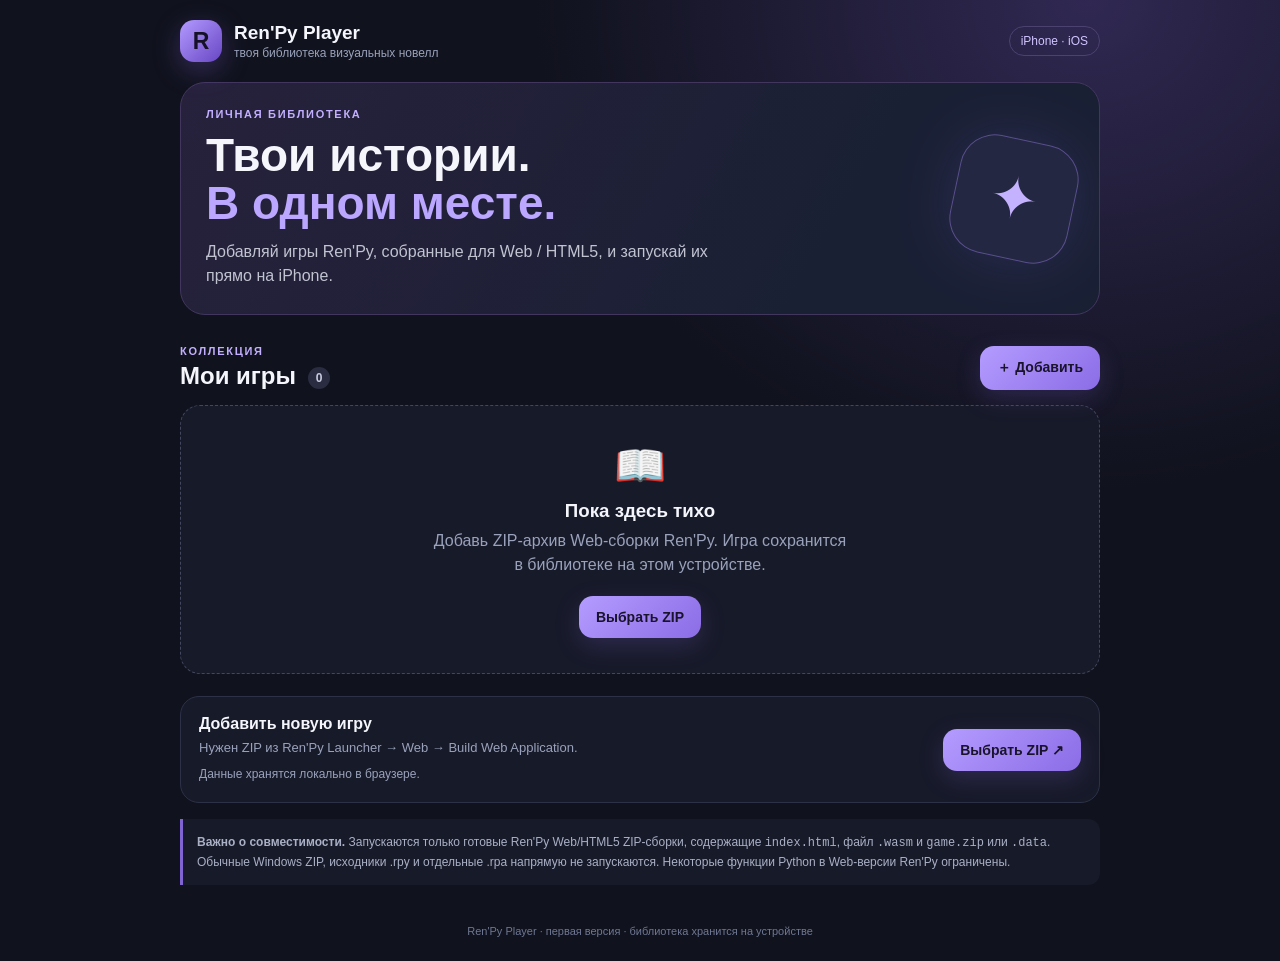
<file: index.html>
<!doctype html>
<html lang="ru">
<head>
<meta charset="utf-8">
<meta name="viewport" content="width=device-width,initial-scale=1,viewport-fit=cover">
<meta name="theme-color" content="#111322">
<meta name="apple-mobile-web-app-capable" content="yes">
<meta name="apple-mobile-web-app-status-bar-style" content="black-translucent">
<meta name="apple-mobile-web-app-title" content="Ren'Py Player">
<meta name="description" content="Локальная библиотека Ren'Py Web игр для iPhone.">
<link rel="manifest" href="./manifest.webmanifest">
<link rel="apple-touch-icon" href="./icon.svg">
<link rel="icon" href="./icon.svg" type="image/svg+xml">
<title>Ren'Py Player</title>
<style>
:root{color-scheme:dark;--bg:#10121d;--panel:#191d2d;--line:#2c3147;--muted:#9aa2bb;--text:#f5f6fc;--accent:#a98cff;--accent2:#7658d6}
*{box-sizing:border-box}body{margin:0;background:radial-gradient(ellipse at 85% 0%,#302852 0,transparent 36%),var(--bg);color:var(--text);font:16px -apple-system,BlinkMacSystemFont,"Segoe UI",sans-serif;min-height:100vh;padding:env(safe-area-inset-top) 16px env(safe-area-inset-bottom)}
.wrap{max-width:920px;margin:auto}.top{display:flex;align-items:center;justify-content:space-between;padding:20px 0}.brand{display:flex;align-items:center;gap:12px;font-weight:800;font-size:19px}.logo{width:42px;height:42px;border-radius:14px;background:linear-gradient(135deg,#b39aff,#6847c4);display:grid;place-items:center;font-size:23px;color:#151126;box-shadow:0 8px 28px #8060d455}.sub{font-size:12px;color:var(--muted);font-weight:500;margin-top:2px}.pill{border:1px solid #4b426f;color:#d0c4ff;border-radius:999px;padding:7px 11px;font-size:12px}
.hero{border:1px solid #42365f;background:linear-gradient(120deg,#27213c,#1a2034 70%);border-radius:25px;padding:25px;display:flex;align-items:center;justify-content:space-between;gap:18px;overflow:hidden}.eyebrow{color:#c2afff;font-size:11px;letter-spacing:1.7px;font-weight:800}.hero h1{font-size:clamp(29px,6vw,46px);line-height:1.04;margin:12px 0}.hero h1 span{color:#bba7ff}.hero p{color:#c1c3d1;line-height:1.55;margin:0;max-width:530px}.orb{flex:0 0 120px;width:120px;height:120px;border:1px solid #a98cff66;border-radius:35px;transform:rotate(12deg);display:grid;place-items:center;font-size:58px;color:#c4b2ff;background:#a98cff12;box-shadow:0 0 60px #9471ff25}
.section{display:flex;align-items:end;justify-content:space-between;margin:30px 0 15px}.section h2{margin:5px 0 0;font-size:24px}.count{font-size:12px;background:#2a2d41;color:#c9cce0;border-radius:99px;padding:4px 8px;vertical-align:middle;margin-left:5px}
.btn{border:0;border-radius:14px;padding:13px 17px;font-weight:750;font-size:14px;background:linear-gradient(135deg,#b49cff,#8b6ce6);color:#19132b;cursor:pointer;box-shadow:0 8px 24px #8665df35}.btn:disabled{opacity:.55}.btn.secondary{background:#292d42;color:#eee;border:1px solid #41465e;box-shadow:none}.empty{border:1px dashed #42465e;background:#171a29;border-radius:20px;text-align:center;padding:35px 20px}.empty .book{font-size:42px}.empty h3{margin:10px 0 7px}.empty p{color:var(--muted);max-width:420px;margin:0 auto 19px;line-height:1.5}
.grid{display:grid;grid-template-columns:repeat(auto-fill,minmax(225px,1fr));gap:14px}.card{background:var(--panel);border:1px solid var(--line);border-radius:18px;padding:16px;display:flex;flex-direction:column;gap:13px}.cover{height:104px;border-radius:13px;background:linear-gradient(135deg,#45356e,#222c48);display:grid;place-items:center;font-size:43px;color:#d0c4ff}.card h3{margin:0;white-space:nowrap;overflow:hidden;text-overflow:ellipsis;font-size:16px}.meta{color:var(--muted);font-size:12px}.actions{display:flex;gap:8px}.actions .btn{flex:1;padding:11px}.del{border:1px solid var(--line);background:#222638;color:#c2c7d8;border-radius:12px;padding:0 13px;cursor:pointer}
.import{margin-top:22px;border:1px solid var(--line);background:#171a29;border-radius:19px;padding:18px;display:flex;align-items:center;justify-content:space-between;gap:18px}.import p{color:var(--muted);font-size:13px;line-height:1.45;margin:6px 0 0}.notice{margin:16px 0 30px;color:#aab0c5;font-size:12px;line-height:1.55;padding:14px;border-left:3px solid #8064d2;background:#171a29;border-radius:0 12px 12px 0}
.status{color:var(--muted);font-size:12px;min-height:17px;margin-top:9px}
.player{position:fixed;inset:0;background:#06070b;z-index:5;display:flex;flex-direction:column}.toolbar{height:54px;flex:0 0 54px;display:flex;align-items:center;justify-content:space-between;padding:0 12px;background:#171a28;border-bottom:1px solid #36394b}.toolbar button{background:none;border:0;color:#eee;font-size:15px}.toolbar strong{max-width:50%;overflow:hidden;text-overflow:ellipsis;white-space:nowrap}.frame{border:0;width:100%;height:calc(100% - 54px);background:#000}
.modal{position:fixed;inset:0;background:#05060bd9;z-index:8;display:grid;place-items:center;padding:20px}.modalbox{width:min(440px,100%);background:#1c2030;border:1px solid #45405f;border-radius:20px;padding:23px}.modalbox h3{margin-top:0}.modalbox p{color:#bdc2d2;line-height:1.55}.hidden{display:none!important}
footer{color:#6f7894;font-size:11px;padding:10px 0 25px;text-align:center}
@media(max-width:540px){.hero{padding:21px}.orb{width:76px;height:76px;flex-basis:76px;font-size:37px;border-radius:24px}.import{align-items:flex-start;flex-direction:column}.import .btn{width:100%}.top{padding:15px 0}}
</style>
</head>
<body>
<div class="wrap">
<header class="top"><div class="brand"><div class="logo">R</div><div>Ren'Py Player<div class="sub">твоя библиотека визуальных новелл</div></div></div><span class="pill">iPhone · iOS</span></header>
<section class="hero"><div><div class="eyebrow">ЛИЧНАЯ БИБЛИОТЕКА</div><h1>Твои истории.<br><span>В одном месте.</span></h1><p>Добавляй игры Ren'Py, собранные для Web / HTML5, и запускай их прямо на iPhone.</p></div><div class="orb">✦</div></section>
<div class="section"><div><div class="eyebrow">КОЛЛЕКЦИЯ</div><h2>Мои игры <span class="count" id="count">0</span></h2></div><button class="btn" id="addTop">＋ Добавить</button></div>
<div class="empty" id="empty"><div class="book">📖</div><h3>Пока здесь тихо</h3><p>Добавь ZIP-архив Web-сборки Ren'Py. Игра сохранится в библиотеке на этом устройстве.</p><button class="btn" id="addEmpty">Выбрать ZIP</button></div>
<div class="grid" id="games"></div>
<section class="import"><div><b>Добавить новую игру</b><p>Нужен ZIP из Ren'Py Launcher → Web → Build Web Application.</p><div class="status" id="status">Данные хранятся локально в браузере.</div></div><button class="btn" id="addBottom">Выбрать ZIP ↗</button></section>
<div class="notice"><b>Важно о совместимости.</b> Запускаются только готовые Ren'Py Web/HTML5 ZIP-сборки, содержащие <code>index.html</code>, файл <code>.wasm</code> и <code>game.zip</code> или <code>.data</code>. Обычные Windows ZIP, исходники .rpy и отдельные .rpa напрямую не запускаются. Некоторые функции Python в Web-версии Ren'Py ограничены.</div>
<footer>Ren'Py Player · первая версия · библиотека хранится на устройстве</footer>
</div>
<input id="zip" type="file" accept=".zip,application/zip" hidden>
<div class="player hidden" id="player"><div class="toolbar"><button id="back">‹ Библиотека</button><strong id="playing">Игра</strong><button id="reload">↻</button></div><iframe class="frame" id="frame" title="Ren'Py game" allow="autoplay; fullscreen" allowfullscreen></iframe></div>
<div class="modal hidden" id="modal"><div class="modalbox"><h3 id="modalTitle">Сообщение</h3><p id="modalText"></p><button class="btn" id="modalClose">Понятно</button></div></div>
<script>
(function(){
'use strict';
var DB='renpy-player-v1', db=null, games=[], active=null, base=new URL('./',location.href);
function el(id){return document.getElementById(id);}
function message(title,text){el('modalTitle').textContent=title;el('modalText').textContent=text;el('modal').classList.remove('hidden');}
function openDB(){return new Promise(function(resolve,reject){var r=indexedDB.open(DB,1);r.onupgradeneeded=function(){var d=r.result;if(!d.objectStoreNames.contains('games'))d.createObjectStore('games',{keyPath:'id'});if(!d.objectStoreNames.contains('files')){var s=d.createObjectStore('files',{keyPath:'key'});s.createIndex('gameId','gameId',{unique:false});}};r.onsuccess=function(){resolve(r.result);};r.onerror=function(){reject(r.error);};});}
function txDone(tx){return new Promise(function(resolve,reject){tx.oncomplete=resolve;tx.onerror=function(){reject(tx.error);};tx.onabort=function(){reject(tx.error);};});}
function allGames(){return new Promise(function(resolve,reject){var r=db.transaction('games').objectStore('games').getAll();r.onsuccess=function(){resolve(r.result||[]);};r.onerror=function(){reject(r.error);};});}
function saveGame(g){var t=db.transaction('games','readwrite');t.objectStore('games').put(g);return txDone(t);}
function saveFile(id,path,data){var t=db.transaction('files','readwrite');t.objectStore('files').put({key:id+':'+path,gameId:id,path:path,data:data});return txDone(t);}
function safePath(s){s=s.split(String.fromCharCode(92)).join('/');if(!s||s.charAt(0)==='/'||(s.length>1&&s.charAt(1)===':'&&/[a-z]/i.test(s.charAt(0))))return null;var p=s.split('/').filter(function(x){return x&&x!=='.';});if(!p.length||p.some(function(x){return x==='..'||x.indexOf(String.fromCharCode(0))>=0;}))return null;return p.join('/');}
async function zipEntries(file){
var tail=file.slice(Math.max(0,file.size-65557)),buf=await tail.arrayBuffer(),v=new DataView(buf),e=-1;
for(var i=v.byteLength-22;i>=0;i--){if(v.getUint32(i,true)===0x06054b50){e=i;break;}}
if(e<0)throw Error('Архив не похож на ZIP или повреждён.');
var count=v.getUint16(e+10,true),size=v.getUint32(e+12,true),off=v.getUint32(e+16,true);
if(count===65535||size===4294967295||off===4294967295)throw Error('ZIP64 пока не поддерживается.');
if(count>20000)throw Error('В архиве слишком много файлов.');
var start=file.size-buf.byteLength+off,cb=await file.slice(start,start+size).arrayBuffer(),cv=new DataView(cb),dec=new TextDecoder(),out=[],pos=0;
for(var n=0;n<count;n++){if(cv.getUint32(pos,true)!==0x02014b50)throw Error('Повреждён список файлов ZIP.');
var flags=cv.getUint16(pos+8,true),method=cv.getUint16(pos+10,true),csize=cv.getUint32(pos+20,true),usize=cv.getUint32(pos+24,true),nl=cv.getUint16(pos+28,true),xl=cv.getUint16(pos+30,true),cl=cv.getUint16(pos+32,true),lo=cv.getUint32(pos+42,true),raw=dec.decode(cb.slice(pos+46,pos+46+nl)),path=safePath(raw);
if(path&&!raw.endsWith('/')){if(flags&1)throw Error('ZIP зашифрован паролем.');if(![0,8].includes(method))throw Error('Неподдерживаемый метод сжатия: '+path);out.push({path:path,method:method,csize:csize,usize:usize,offset:lo});}
pos+=46+nl+xl+cl;
}
if(!out.length)throw Error('Архив пустой.');return out;
}
async function extract(file,x){var h=await file.slice(x.offset,x.offset+30).arrayBuffer(),v=new DataView(h);if(v.getUint32(0,true)!==0x04034b50)throw Error('Повреждён заголовок: '+x.path);var p=x.offset+30+v.getUint16(26,true)+v.getUint16(28,true),compressed=await file.slice(p,p+x.csize).arrayBuffer(),data;
if(x.method===0)data=compressed;else{if(!window.DecompressionStream)throw Error('В Safari нет поддержки ZIP Deflate. Обнови iOS.');data=await new Response(new Blob([compressed]).stream().pipeThrough(new DecompressionStream('deflate-raw'))).arrayBuffer();}
if(data.byteLength!==x.usize)throw Error('Не совпал размер файла: '+x.path);return data;}
function rootFor(entries){var ids=entries.filter(function(x){var p=x.path.toLowerCase();return p==='index.html'||p.endsWith('/index.html');});if(!ids.length)throw Error("Не найден index.html. Нужна именно Ren'Py Web ZIP-сборка.");var best='',score=-999;
ids.forEach(function(item){var root=item.path.slice(0,item.path.lastIndexOf('/')+1),paths=entries.filter(function(x){return x.path.indexOf(root)===0;}).map(function(x){return x.path.slice(root.length).toLowerCase();}),s=(paths.some(function(x){return x.endsWith('.wasm');})?10:0)+(paths.some(function(x){return x==='game.zip'||x==='game.data'||x.endsWith('.data');})?10:0)-root.split('/').length;if(s>score){score=s;best=root;}});return best;}
async function importZip(file){
if(!file||!file.name.toLowerCase().endsWith('.zip'))return;
if(file.size>1024*1024*1024)throw Error('ZIP больше 1 ГБ — слишком большой для импорта на iPhone.');
el('status').textContent='Читаю ZIP-архив…';var entries=await zipEntries(file),root=rootFor(entries),chosen=entries.filter(function(x){return x.path.indexOf(root)===0;}).map(function(x){x.path=x.path.slice(root.length);return x;}).filter(function(x){return x.path;});
var hasWasm=chosen.some(function(x){return x.path.toLowerCase().endsWith('.wasm');}),hasData=chosen.some(function(x){var p=x.path.toLowerCase();return p==='game.zip'||p==='game.data'||p.endsWith('/game.zip')||p.endsWith('/game.data')||p.endsWith('.data');});
if(!hasWasm||!hasData)throw Error("Не найдены .wasm и game.zip/game.data. На компьютере выбери Ren'Py Launcher → Web → Build Web Application.");
var total=chosen.reduce(function(a,x){return a+x.usize;},0);if(total>700*1024*1024)throw Error('Распакованный размер превышает 700 МБ.');if(chosen.length>20000)throw Error('Слишком много файлов.');
var id=(crypto.randomUUID?crypto.randomUUID():String(Date.now())+Math.random()).replace(/[^a-z0-9-]/gi,'');var name=file.name.slice(0,-4);[String.fromCharCode(92),'/',':','*','?','"','<','>','|'].forEach(function(ch){name=name.split(ch).join(' ');});name=name.trim()||'Новая игра';var count=0;
try{for(var j=0;j<chosen.length;j++){var x=chosen[j],data=await extract(file,x);await saveFile(id,x.path,data);count++;el('status').textContent='Сохраняю файлы: '+count+' / '+chosen.length;}}
catch(err){var clean=db.transaction('files','readwrite'),idx=clean.objectStore('files').index('gameId'),req=idx.openKeyCursor(IDBKeyRange.only(id));req.onsuccess=function(){var c=req.result;if(c){clean.objectStore('files').delete(c.primaryKey);c.continue();}};throw err;}
await saveGame({id:id,name:name,addedAt:Date.now(),size:total,fileCount:count});el('status').textContent='Игра добавлена в библиотеку.';await render();
}
function fmt(n){return n>1024*1024?(n/1024/1024).toFixed(1)+' МБ':Math.max(1,Math.round(n/1024))+' КБ';}
async function render(){games=await allGames();games.sort(function(a,b){return b.addedAt-a.addedAt;});el('count').textContent=games.length;el('empty').classList.toggle('hidden',games.length>0);el('games').replaceChildren();games.forEach(function(g){var card=document.createElement('article');card.className='card';var cover=document.createElement('div');cover.className='cover';cover.textContent='📖';var h=document.createElement('h3');h.textContent=g.name;var m=document.createElement('div');m.className='meta';m.textContent=fmt(g.size)+' · '+g.fileCount+' файлов';var actions=document.createElement('div');actions.className='actions';var play=document.createElement('button');play.className='btn';play.textContent='▶ Играть';play.onclick=function(){launch(g);};var del=document.createElement('button');del.className='del';del.textContent='Удалить';del.onclick=async function(){if(!confirm('Удалить '+g.name+' и все её файлы?'))return;var t=db.transaction(['games','files'],'readwrite');t.objectStore('games').delete(g.id);var c=t.objectStore('files').index('gameId').openKeyCursor(IDBKeyRange.only(g.id));c.onsuccess=function(){var q=c.result;if(q){t.objectStore('files').delete(q.primaryKey);q.continue();}};await txDone(t);render();};actions.append(play,del);card.append(cover,h,m,actions);el('games').append(card);});}
function launch(g){if(!navigator.serviceWorker.controller){message('Перезагрузи плеер','Сервер игр активируется при первом открытии. Обнови страницу и нажми «Играть» ещё раз.');return;}active=g;el('playing').textContent=g.name;el('frame').src=new URL('__game__/'+encodeURIComponent(g.id)+'/index.html',base).href;el('player').classList.remove('hidden');}
function closePlayer(){el('frame').src='about:blank';el('player').classList.add('hidden');active=null;}
function choose(){el('zip').click();}
el('addTop').onclick=choose;el('addEmpty').onclick=choose;el('addBottom').onclick=choose;el('zip').onchange=async function(){var f=el('zip').files[0];el('zip').value='';if(!f)return;try{await importZip(f);}catch(e){el('status').textContent='Ошибка импорта';message('Не удалось добавить игру',e.message||String(e));}};
el('modalClose').onclick=function(){el('modal').classList.add('hidden');};el('back').onclick=closePlayer;el('reload').onclick=function(){if(active)el('frame').src=new URL('__game__/'+encodeURIComponent(active.id)+'/index.html',base).href;};
openDB().then(async function(d){db=d;await render();if('serviceWorker'in navigator){await navigator.serviceWorker.register(new URL('sw.js',base),{scope:base.pathname,updateViaCache:'none'});await navigator.serviceWorker.ready;if(!navigator.serviceWorker.controller&&!sessionStorage.getItem('rp-sw-reload')){sessionStorage.setItem('rp-sw-reload','1');location.reload();}else sessionStorage.removeItem('rp-sw-reload');}}).catch(function(e){message('Ошибка запуска библиотеки','Проверь Safari и отключи приватный режим. '+(e.message||e));});
})();
</script>
</body>
</html>
</file>
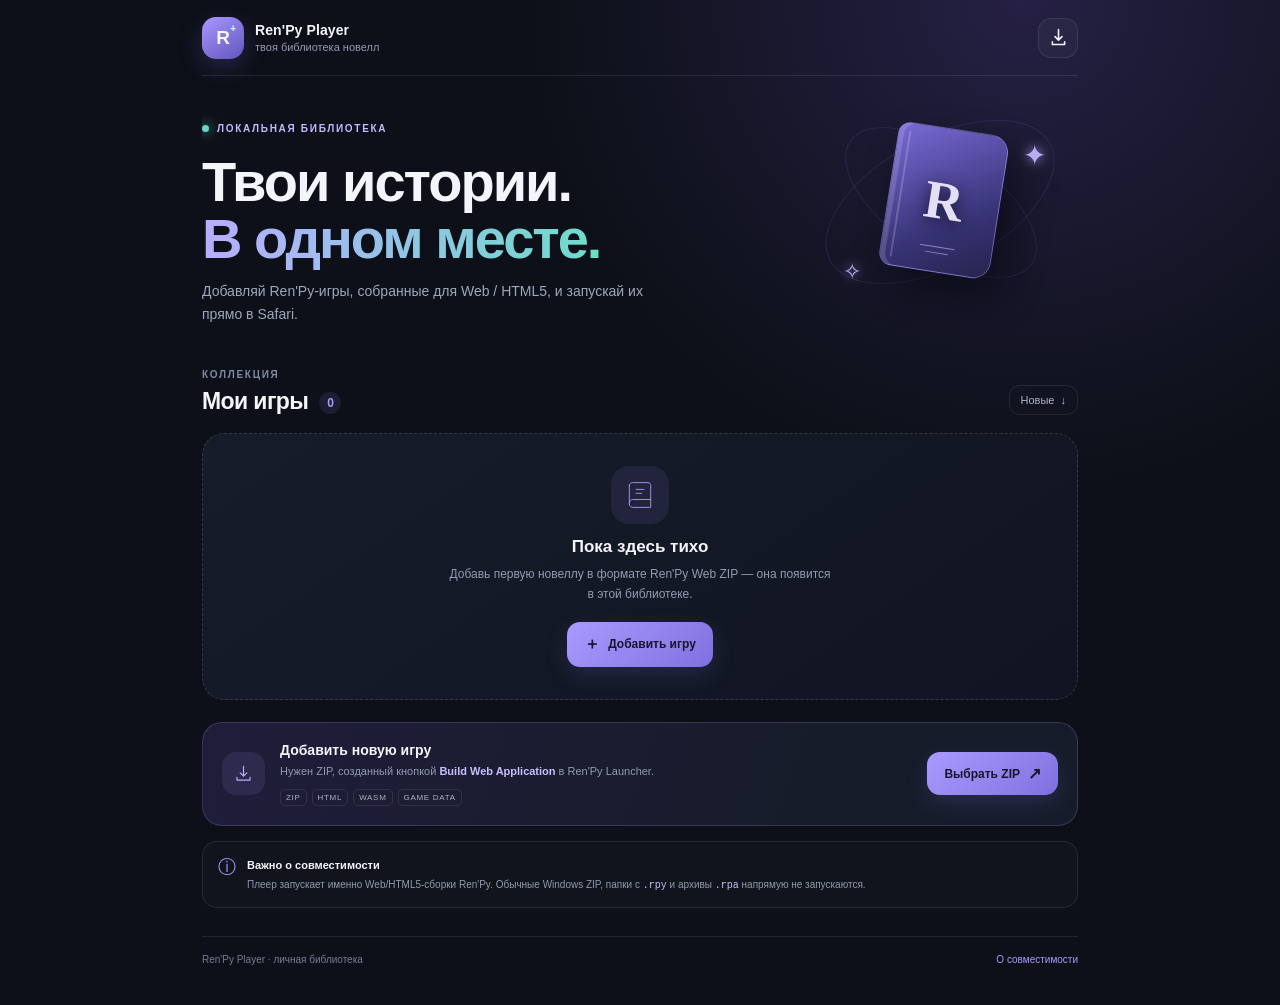
<file: RenPy_Player_PWA_source/index.html>
<!doctype html>
<html lang="ru">
<head>
  <meta charset="utf-8">
  <meta name="viewport" content="width=device-width,initial-scale=1,viewport-fit=cover">
  <meta name="theme-color" content="#10131d">
  <meta name="apple-mobile-web-app-capable" content="yes">
  <meta name="apple-mobile-web-app-status-bar-style" content="black-translucent">
  <meta name="apple-mobile-web-app-title" content="Ren'Py Player">
  <meta name="description" content="Локальная библиотека визуальных новелл Ren'Py Web для iPhone и других устройств.">
  <link rel="manifest" href="manifest.webmanifest">
  <link rel="icon" href="assets/icon.svg" type="image/svg+xml">
  <link rel="apple-touch-icon" href="assets/apple-touch-icon.png">
  <link rel="stylesheet" href="styles.css">
  <title>Ren'Py Player</title>
</head>
<body>
  <div class="app-shell">
    <header class="topbar">
      <a class="brand" href="./" aria-label="Ren'Py Player — главная">
        <span class="brand-mark" aria-hidden="true">R<span>+</span></span>
        <span class="brand-copy"><strong>Ren'Py Player</strong><small>твоя библиотека новелл</small></span>
      </a>
      <button id="installHelp" class="icon-button" type="button" aria-label="Как установить">
        <svg viewBox="0 0 24 24" aria-hidden="true"><path d="M12 3v12m0 0 4-4m-4 4-4-4M5 17v3h14v-3"/></svg>
      </button>
    </header>

    <main>
      <section class="hero">
        <div class="hero-copy">
          <span class="eyebrow"><i class="status-dot"></i> Локальная библиотека</span>
          <h1>Твои истории.<br><span>В одном месте.</span></h1>
          <p>Добавляй Ren'Py-игры, собранные для Web / HTML5, и запускай их прямо в Safari.</p>
        </div>
        <div class="hero-art" aria-hidden="true">
          <div class="art-orbit orbit-one"></div><div class="art-orbit orbit-two"></div>
          <div class="art-book"><span>R</span><i></i><b></b></div>
          <div class="art-star star-one">✦</div><div class="art-star star-two">✧</div>
        </div>
      </section>

      <section class="library-section" aria-labelledby="libraryTitle">
        <div class="section-heading">
          <div><span class="eyebrow muted">КОЛЛЕКЦИЯ</span><h2 id="libraryTitle">Мои игры <span id="gameCount" class="count">0</span></h2></div>
          <button id="sortButton" class="sort-button" type="button" aria-label="Сортировка: новые сверху">Новые <span>↓</span></button>
        </div>

        <div id="emptyState" class="empty-state">
          <div class="empty-icon"><svg viewBox="0 0 64 64" aria-hidden="true"><path d="M13 15.5c0-3 2.5-5.5 5.5-5.5H46c3 0 5 2 5 5v39H19c-3.3 0-6-2.7-6-6V15.5Z"/><path d="M13 46c0-3.3 2.7-6 6-6h32M25 22h14M25 29h10"/></svg></div>
          <h3>Пока здесь тихо</h3>
          <p>Добавь первую новеллу в формате Ren'Py Web ZIP — она появится в этой библиотеке.</p>
          <button id="emptyAddButton" class="primary-button" type="button"><span>＋</span> Добавить игру</button>
        </div>

        <div id="gameGrid" class="game-grid" aria-live="polite"></div>
      </section>

      <section class="import-panel" aria-labelledby="importTitle">
        <div class="import-symbol"><svg viewBox="0 0 32 32" aria-hidden="true"><path d="M16 5v15m0 0 5-5m-5 5-5-5M6 22v4h20v-4"/></svg></div>
        <div class="import-copy">
          <h2 id="importTitle">Добавить новую игру</h2>
          <p>Нужен ZIP, созданный кнопкой <b>Build Web Application</b> в Ren'Py Launcher.</p>
          <div class="import-meta"><span>ZIP</span><span>HTML</span><span>WASM</span><span>GAME DATA</span></div>
        </div>
        <button id="addButton" class="primary-button" type="button">Выбрать ZIP <span>↗</span></button>
        <input id="zipInput" type="file" accept=".zip,application/zip,application/x-zip-compressed" hidden>
      </section>

      <aside class="notice-card">
        <div class="notice-icon">ⓘ</div>
        <div><strong>Важно о совместимости</strong><p>Плеер запускает именно Web/HTML5-сборки Ren'Py. Обычные Windows ZIP, папки с <code>.rpy</code> и архивы <code>.rpa</code> напрямую не запускаются.</p></div>
      </aside>
    </main>

    <footer><span>Ren'Py Player · личная библиотека</span><button id="aboutButton" type="button">О совместимости</button></footer>
  </div>

  <div id="progressModal" class="modal" hidden>
    <div class="modal-card progress-card" role="dialog" aria-modal="true" aria-labelledby="progressTitle">
      <div class="spinner"></div><h2 id="progressTitle">Добавляем игру…</h2>
      <p id="progressText">Проверяем ZIP-архив.</p>
      <div class="progress-track"><div id="progressBar"></div></div>
      <button id="cancelImport" class="text-button" type="button">Отмена</button>
    </div>
  </div>

  <div id="messageModal" class="modal" hidden>
    <div class="modal-card" role="dialog" aria-modal="true" aria-labelledby="messageTitle">
      <div id="messageIcon" class="message-icon">!</div><h2 id="messageTitle">Сообщение</h2><p id="messageText"></p>
      <button id="messageClose" class="primary-button full-button" type="button">Понятно</button>
    </div>
  </div>

  <div id="helpModal" class="modal" hidden>
    <div class="modal-card help-card" role="dialog" aria-modal="true" aria-labelledby="helpTitle">
      <button class="modal-close" data-close="helpModal" aria-label="Закрыть" type="button">×</button>
      <span class="eyebrow muted">ПЕРВЫЙ ЗАПУСК</span><h2 id="helpTitle">Установи на iPhone</h2>
      <ol class="help-steps">
        <li><b>Открой сайт в Safari</b><span>После публикации проекта перейди по адресу сайта именно через Safari.</span></li>
        <li><b>Нажми «Поделиться»</b><span>В нижней панели Safari нажми квадрат со стрелкой вверх.</span></li>
        <li><b>Выбери «На экран Домой»</b><span>Подтверди добавление. Плеер появится среди приложений.</span></li>
        <li><b>Добавь Web ZIP</b><span>В Ren'Py Launcher на компьютере выбери Web → Build Web Application, затем перенеси полученный ZIP на iPhone.</span></li>
      </ol>
      <div class="help-tip">Совет: не закрывай Safari во время первого импорта большой игры и оставь достаточно свободного места.</div>
      <button class="primary-button full-button" data-close="helpModal" type="button">Понятно</button>
    </div>
  </div>

  <div id="playerScreen" class="player-screen" hidden>
    <div class="player-toolbar">
      <button id="closeGame" class="player-back" type="button"><span>‹</span> Библиотека</button>
      <div id="playingTitle" class="playing-title">Игра</div>
      <button id="reloadGame" class="player-reload" type="button" aria-label="Перезапустить игру">↻</button>
    </div>
    <div id="gameFrameWrap" class="game-frame-wrap"><iframe id="gameFrame" title="Ren'Py игра" allow="autoplay; fullscreen; gamepad" allowfullscreen></iframe></div>
  </div>

  <div id="toast" class="toast" role="status" aria-live="polite"></div>
  <script src="app.js" defer></script>
</body>
</html>
</file>
<file: RenPy_Player_PWA_source/styles.css>
:root{color-scheme:dark;--bg:#0d1018;--panel:#151a27;--panel2:#1b2232;--line:rgba(255,255,255,.09);--text:#f4f5fb;--muted:#929bb0;--accent:#9b8cff;--accent2:#68d6c2;--danger:#ff8190;--radius:22px;font-family:Inter,-apple-system,BlinkMacSystemFont,"Segoe UI",sans-serif}*{box-sizing:border-box}html,body{margin:0;min-height:100%;background:radial-gradient(ellipse at 80% 0%,#252044 0,transparent 34%),var(--bg);color:var(--text)}body{padding:env(safe-area-inset-top) 0 env(safe-area-inset-bottom)}button{font:inherit;color:inherit;cursor:pointer}.app-shell{width:min(920px,100%);margin:0 auto;padding:0 22px 24px}.topbar{height:76px;display:flex;align-items:center;justify-content:space-between;border-bottom:1px solid var(--line)}.brand{display:flex;align-items:center;gap:11px;color:inherit;text-decoration:none}.brand-mark{width:42px;height:42px;border-radius:14px;display:grid;place-items:center;background:linear-gradient(145deg,#a898ff,#6354bc);font-weight:900;font-size:19px;box-shadow:0 8px 24px #8170ff38;position:relative}.brand-mark span{font-size:10px;position:absolute;right:8px;top:6px;color:#d9fff5}.brand-copy{display:grid;gap:3px}.brand-copy strong{font-size:14px;letter-spacing:.1px}.brand-copy small{font-size:11px;color:var(--muted)}.icon-button{border:1px solid var(--line);background:#ffffff08;width:40px;height:40px;border-radius:13px;display:grid;place-items:center}.icon-button svg,.import-symbol svg{width:21px;height:21px;fill:none;stroke:currentColor;stroke-width:1.8;stroke-linecap:round;stroke-linejoin:round}.hero{position:relative;min-height:256px;padding:42px 0 30px;display:flex;align-items:center;overflow:hidden}.hero-copy{position:relative;z-index:1;max-width:540px}.eyebrow{display:inline-flex;align-items:center;gap:8px;font-size:10px;letter-spacing:1.7px;text-transform:uppercase;color:#c2b9ff;font-weight:750}.eyebrow.muted{color:#7f8aa3}.status-dot{width:7px;height:7px;border-radius:50%;background:var(--accent2);box-shadow:0 0 12px var(--accent2)}h1{font-size:clamp(36px,7vw,56px);line-height:1.02;letter-spacing:-2px;margin:17px 0 13px;font-weight:780}h1 span{background:linear-gradient(90deg,#b8adff,#6ddcca);background-clip:text;color:transparent}.hero-copy p{max-width:450px;color:#9ea7bb;font-size:14px;line-height:1.65;margin:0}.hero-art{position:absolute;width:270px;height:230px;right:7px;top:13px;opacity:.95}.art-orbit{position:absolute;border:1px solid #9383ff27;border-radius:50%;transform:rotate(-28deg)}.orbit-one{width:250px;height:130px;top:48px;left:14px}.orbit-two{width:220px;height:105px;top:61px;left:30px;transform:rotate(34deg)}.art-book{position:absolute;width:112px;height:145px;left:87px;top:39px;border-radius:13px 18px 18px 13px;background:linear-gradient(150deg,#7f6fe0,#3a367b 65%,#28254e);box-shadow:14px 18px 40px #05060e99,inset 5px 0 0 #ffffff28;transform:rotate(9deg);display:grid;place-items:center;border:1px solid #c1b6ff55}.art-book:before{content:"";position:absolute;left:10px;top:8px;bottom:8px;width:2px;background:#ffffff34}.art-book span{font:900 54px Georgia,serif;color:#eeeaff;text-shadow:0 4px 16px #181332}.art-book i,.art-book b{position:absolute;bottom:24px;width:35px;height:1px;background:#cfc6ff;opacity:.6}.art-book b{bottom:18px;width:23px}.art-star{position:absolute;color:#c1b5ff;text-shadow:0 0 12px #b8a5ff}.star-one{font-size:28px;right:25px;top:50px}.star-two{font-size:22px;left:42px;bottom:34px}.library-section{padding-top:8px}.section-heading{display:flex;align-items:end;justify-content:space-between;margin-bottom:18px}.section-heading h2{font-size:23px;letter-spacing:-.6px;margin:6px 0 0}.count{font-size:12px;color:#a79aff;background:#a18eff1d;padding:4px 8px;border-radius:20px;vertical-align:middle;margin-left:5px}.sort-button{background:transparent;border:1px solid var(--line);border-radius:11px;padding:8px 11px;color:#adb5c7;font-size:11px}.sort-button span{color:#c0b6ff;margin-left:3px}.empty-state{border:1px dashed #ffffff24;border-radius:var(--radius);padding:32px 22px;text-align:center;background:linear-gradient(145deg,#171c2a,#111521);display:grid;justify-items:center}.empty-icon{width:58px;height:58px;border-radius:18px;background:#9685ff19;display:grid;place-items:center;color:#a99aff;margin-bottom:13px}.empty-icon svg{width:36px;height:36px;fill:none;stroke:currentColor;stroke-width:1.6;stroke-linecap:round;stroke-linejoin:round}.empty-state h3{font-size:17px;margin:0 0 8px}.empty-state p{max-width:390px;color:var(--muted);font-size:12px;line-height:1.6;margin:0 0 18px}.primary-button{border:0;border-radius:13px;padding:12px 17px;background:linear-gradient(135deg,#a99aff,#8070df);font-weight:750;font-size:12px;color:#17152c;box-shadow:0 8px 22px #8474f329;display:inline-flex;align-items:center;justify-content:center;gap:8px}.primary-button:active{transform:translateY(1px)}.primary-button span{font-size:16px}.game-grid{display:grid;grid-template-columns:repeat(2,minmax(0,1fr));gap:13px}.game-card{min-width:0;overflow:hidden;border:1px solid var(--line);border-radius:18px;background:linear-gradient(150deg,#1c2333,#141925);display:flex;flex-direction:column}.game-cover{height:126px;position:relative;overflow:hidden;background:radial-gradient(circle at 68% 35%,#a08fff66,transparent 27%),linear-gradient(135deg,#38305f,#1c2c45 70%,#16202b);display:grid;place-items:center}.game-cover:before,.game-cover:after{content:"";position:absolute;border:1px solid #ffffff17;border-radius:50%;width:170px;height:90px;transform:rotate(-25deg)}.game-cover:after{width:140px;height:70px;transform:rotate(32deg)}.cover-letter{font:900 50px Georgia,serif;color:#eeeaff;text-shadow:0 5px 23px #080812;z-index:1}.cover-chip{position:absolute;left:11px;top:11px;z-index:2;border:1px solid #ffffff29;background:#0d10187c;backdrop-filter:blur(8px);border-radius:20px;padding:5px 8px;color:#d9d3ff;font-size:9px;letter-spacing:.7px}.card-content{padding:13px;display:grid;gap:7px}.game-name{font-size:14px;font-weight:750;white-space:nowrap;overflow:hidden;text-overflow:ellipsis}.game-details{display:flex;justify-content:space-between;gap:7px;color:var(--muted);font-size:10px}.card-actions{display:flex;gap:7px;margin-top:5px}.launch-button{flex:1;border:0;border-radius:10px;padding:10px 8px;background:#9989ff;color:#151328;font-weight:800;font-size:11px}.delete-button{width:38px;border:1px solid var(--line);border-radius:10px;background:#ffffff05;color:#aeb5c7;font-size:15px}.import-panel{margin-top:22px;border:1px solid #a99aff35;border-radius:20px;background:linear-gradient(110deg,#201d3a,#171c2a 70%);padding:19px;display:grid;grid-template-columns:44px 1fr auto;align-items:center;gap:14px}.import-symbol{width:43px;height:43px;border-radius:14px;background:#a596ff1b;color:#b9adff;display:grid;place-items:center}.import-copy h2{margin:0 0 5px;font-size:14px}.import-copy p{margin:0;color:var(--muted);font-size:11px;line-height:1.55}.import-copy p b{color:#c8c0ff;font-weight:650}.import-meta{display:flex;gap:5px;margin-top:9px;flex-wrap:wrap}.import-meta span{font-size:8px;letter-spacing:.7px;color:#aeb4c6;border:1px solid #ffffff17;border-radius:5px;padding:3px 5px}.import-panel .primary-button{white-space:nowrap}.notice-card{margin-top:15px;padding:13px 15px;border-radius:15px;background:#ffffff05;border:1px solid var(--line);display:flex;gap:11px;align-items:flex-start}.notice-icon{color:#a99aff;font-size:18px}.notice-card strong{font-size:11px}.notice-card p{margin:4px 0 0;color:#909aae;font-size:10px;line-height:1.6}.notice-card code{color:#c8c0ff}footer{border-top:1px solid var(--line);margin-top:28px;padding:17px 0;display:flex;justify-content:space-between;color:#737e95;font-size:10px}footer button,.text-button{background:transparent;border:0;padding:0;color:#a99aff;font-size:10px}.modal{position:fixed;inset:0;z-index:20;background:#080a10d9;backdrop-filter:blur(13px);display:grid;place-items:center;padding:20px}.modal[hidden],.player-screen[hidden]{display:none}.modal-card{width:min(420px,100%);border:1px solid #ffffff1c;border-radius:23px;background:#181e2c;padding:25px;position:relative;box-shadow:0 22px 80px #0009}.modal-card h2{font-size:20px;margin:13px 0 8px}.modal-card p{font-size:12px;color:#a3adbf;line-height:1.65;margin:0 0 18px}.message-icon{width:38px;height:38px;border-radius:13px;display:grid;place-items:center;background:#a596ff20;color:#c6bdff;font-weight:800}.full-button{width:100%}.progress-card{text-align:center}.spinner{width:30px;height:30px;border-radius:50%;border:3px solid #ffffff1e;border-top-color:#a99aff;animation:spin .9s linear infinite;margin:0 auto 12px}@keyframes spin{to{transform:rotate(360deg)}}.progress-track{height:6px;border-radius:10px;background:#ffffff12;overflow:hidden;margin:18px 0 14px}.progress-track div{height:100%;width:0;background:linear-gradient(90deg,#8978e8,#6ddcca);border-radius:10px;transition:width .15s}.text-button{font-size:11px}.help-card{max-height:min(88vh,750px);overflow:auto}.modal-close{position:absolute;right:17px;top:14px;border:0;background:none;color:#aeb6c6;font-size:25px}.help-steps{padding-left:20px;display:grid;gap:14px;margin:20px 0}.help-steps li{padding-left:3px;color:#c7c1ff}.help-steps b{display:block;color:#f1f2fa;font-size:12px;margin-bottom:4px}.help-steps span{display:block;color:#97a1b5;font-size:11px;line-height:1.55}.help-tip{padding:12px;border-radius:12px;background:#a596ff12;color:#b9b3d9;font-size:10px;line-height:1.55;margin-bottom:17px}.toast{position:fixed;z-index:40;left:50%;bottom:calc(20px + env(safe-area-inset-bottom));transform:translate(-50%,20px);max-width:calc(100% - 32px);padding:11px 15px;border-radius:12px;background:#292f40;border:1px solid #ffffff24;color:#f2f3fa;font-size:11px;opacity:0;pointer-events:none;transition:.2s;box-shadow:0 8px 30px #0007}.toast.show{opacity:1;transform:translate(-50%,0)}.player-screen{position:fixed;inset:0;z-index:30;background:#06070b;display:flex;flex-direction:column;padding-top:env(safe-area-inset-top);padding-bottom:env(safe-area-inset-bottom)}.player-toolbar{height:47px;flex:none;background:#131722;border-bottom:1px solid #ffffff14;display:grid;grid-template-columns:1fr minmax(0,2fr) 1fr;align-items:center;padding:0 10px}.player-back,.player-reload{border:0;background:none;color:#c6bbff;font-size:11px;padding:8px}.player-back{text-align:left}.player-back span{font-size:23px;vertical-align:-2px;margin-right:2px}.playing-title{text-align:center;overflow:hidden;text-overflow:ellipsis;white-space:nowrap;font-size:11px;font-weight:700;color:#d9ddec}.player-reload{text-align:right;font-size:22px}.game-frame-wrap{flex:1;min-height:0;display:flex;align-items:stretch;justify-content:center}.game-frame-wrap iframe{border:0;width:100%;height:100%;background:#000}.player-screen:fullscreen{padding:0}.player-screen:fullscreen .player-toolbar{display:none}
@media(max-width:580px){.app-shell{padding:0 17px 18px}.topbar{height:67px}.hero{min-height:236px;padding-top:31px}.hero-art{right:-95px;opacity:.55}.hero-copy{max-width:82%}.hero-copy p{font-size:12px}.hero h1{font-size:42px}.game-grid{grid-template-columns:repeat(2,minmax(0,1fr));gap:10px}.game-cover{height:104px}.card-content{padding:10px}.game-name{font-size:12px}.game-details{font-size:9px}.launch-button{font-size:10px;padding:9px 6px}.delete-button{width:34px}.import-panel{grid-template-columns:40px 1fr;gap:11px;padding:14px}.import-symbol{width:40px;height:40px}.import-panel .primary-button{grid-column:1/-1;width:100%}.section-heading h2{font-size:21px}}
@media(max-width:360px){.hero h1{font-size:37px}.game-grid{grid-template-columns:1fr}.game-cover{height:130px}}
</file>
